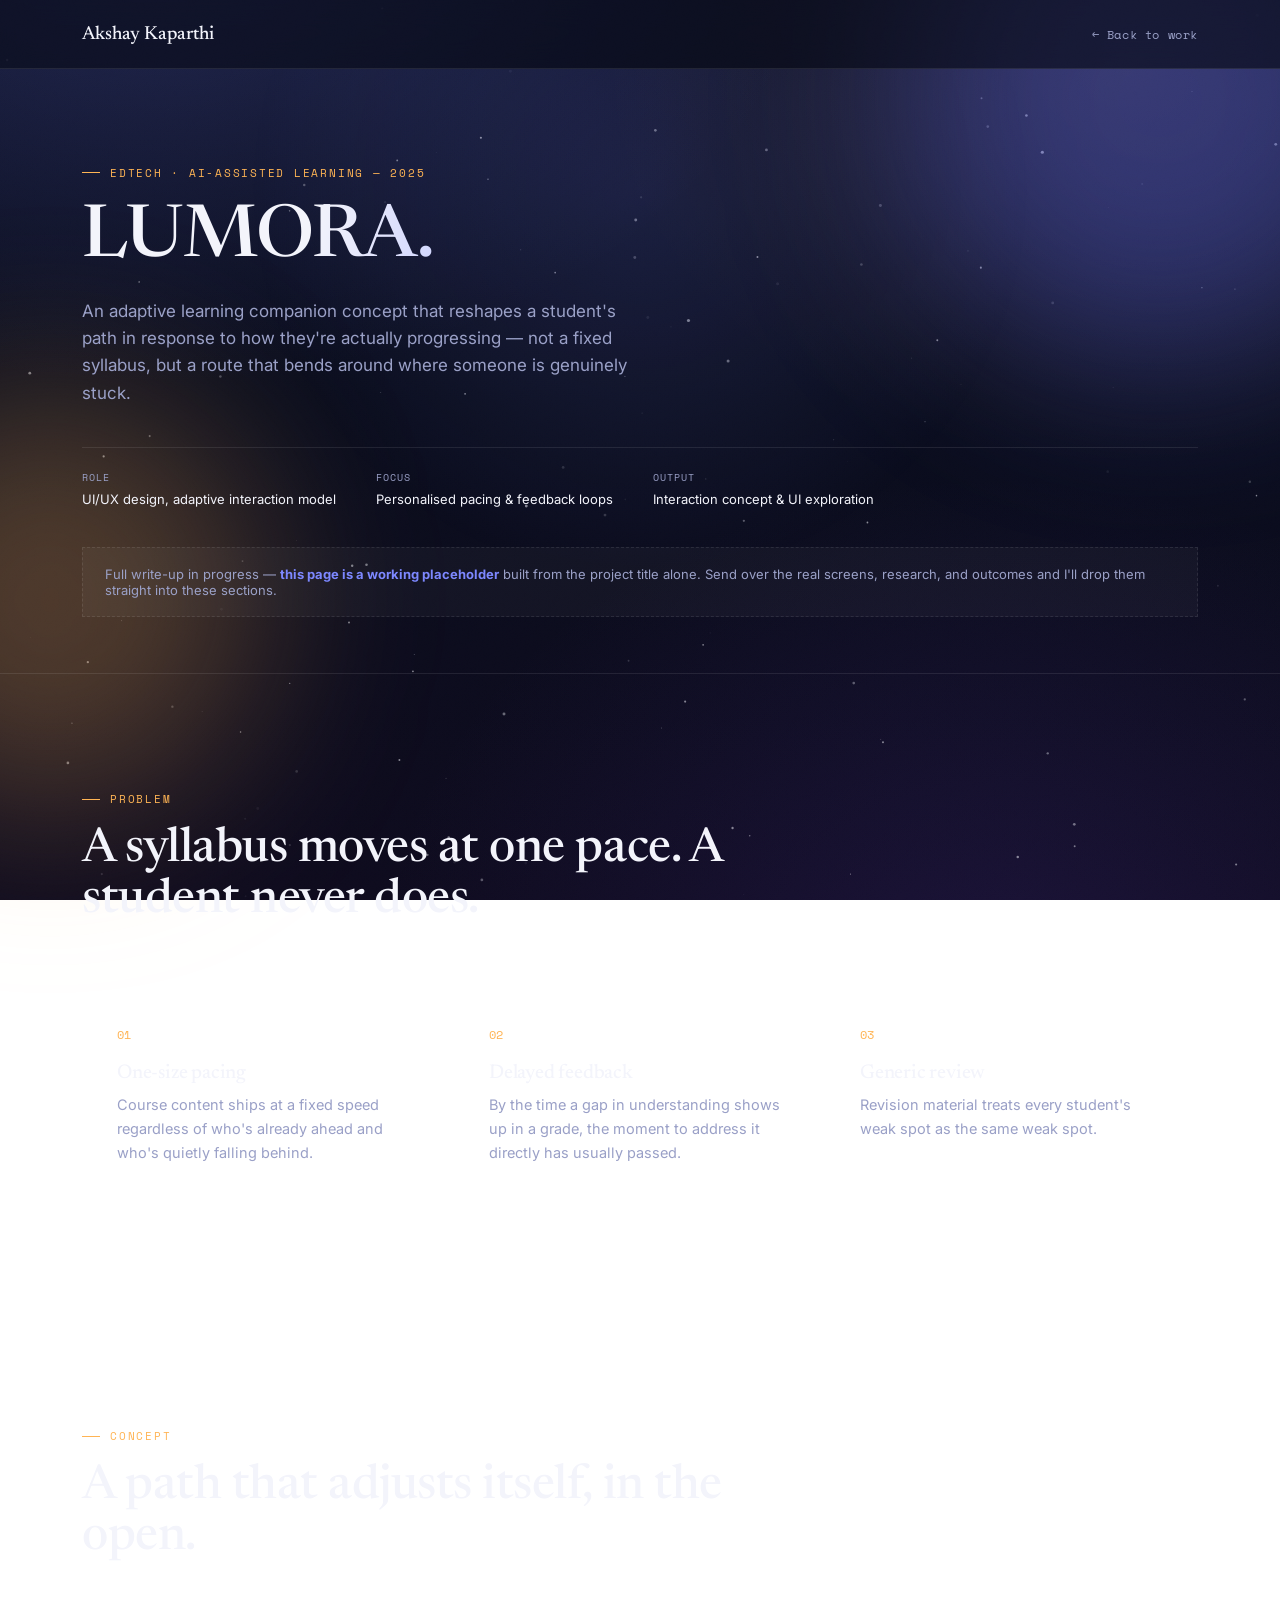
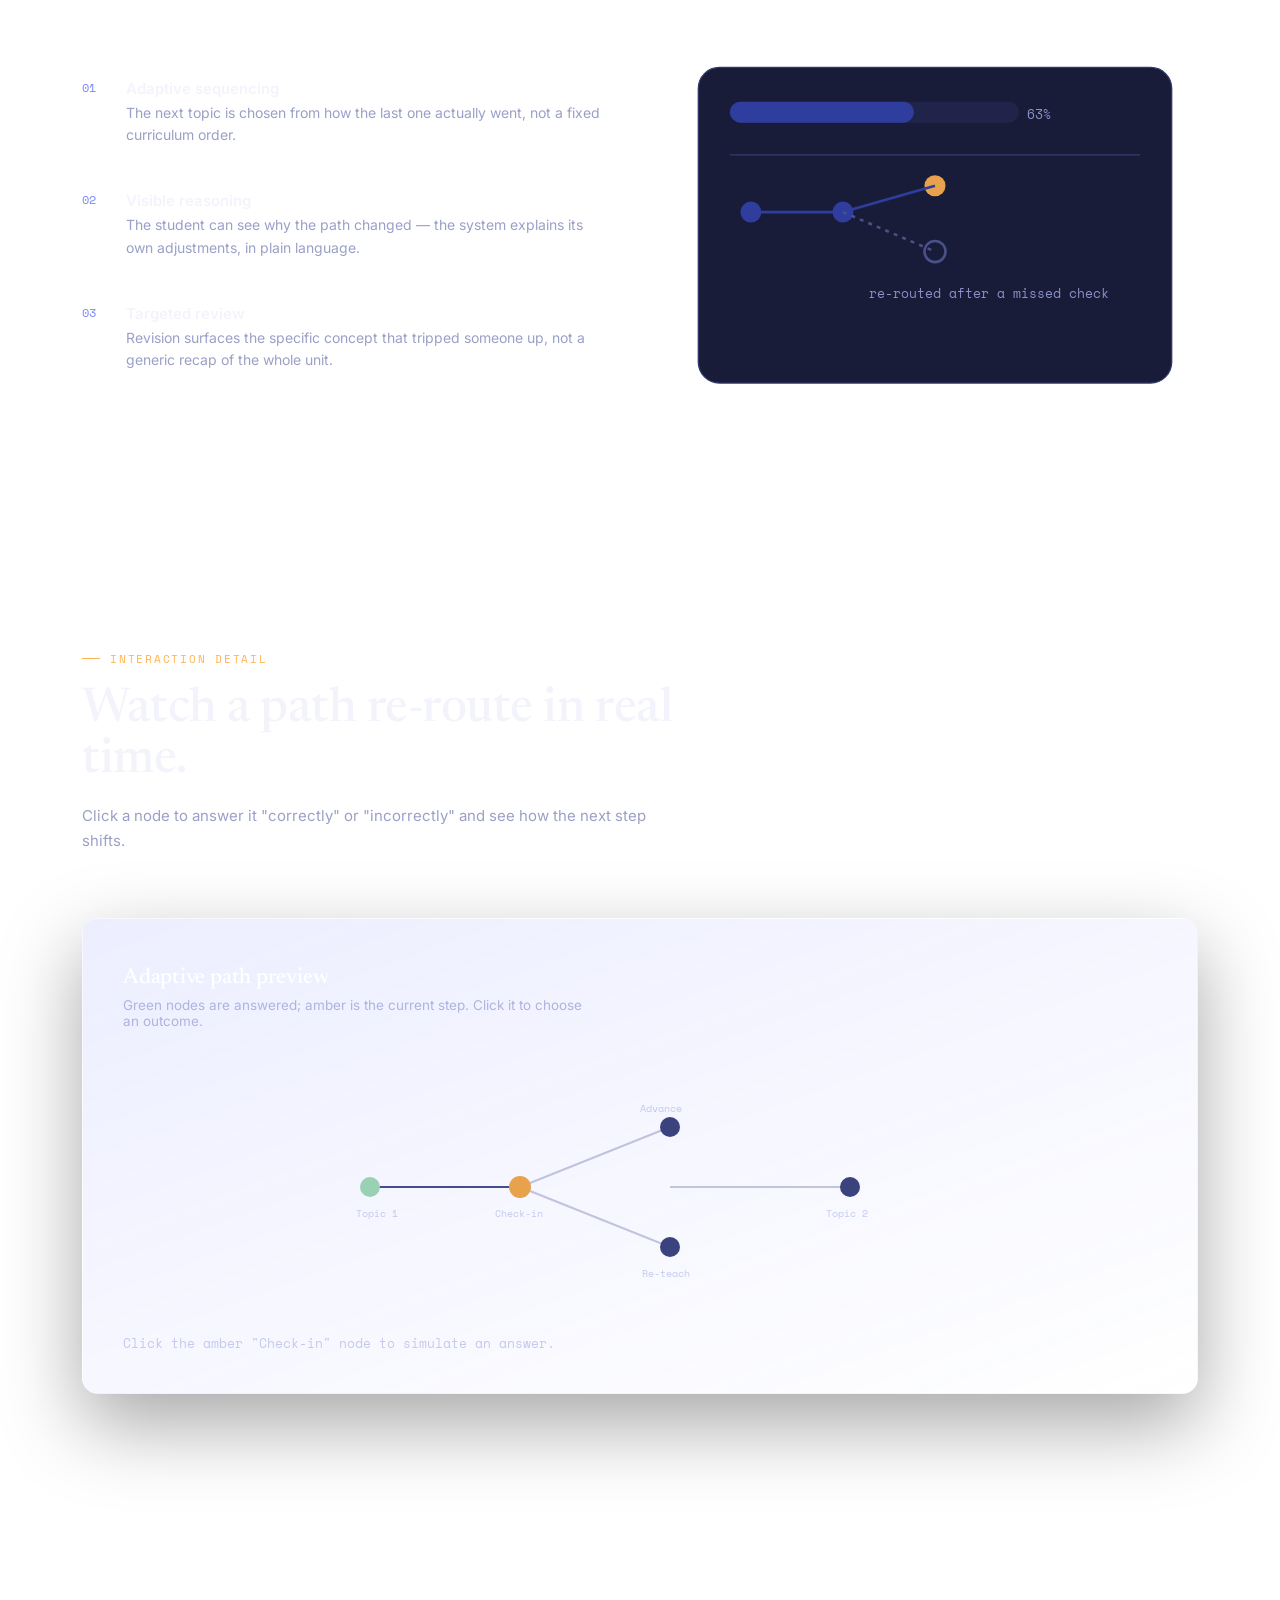
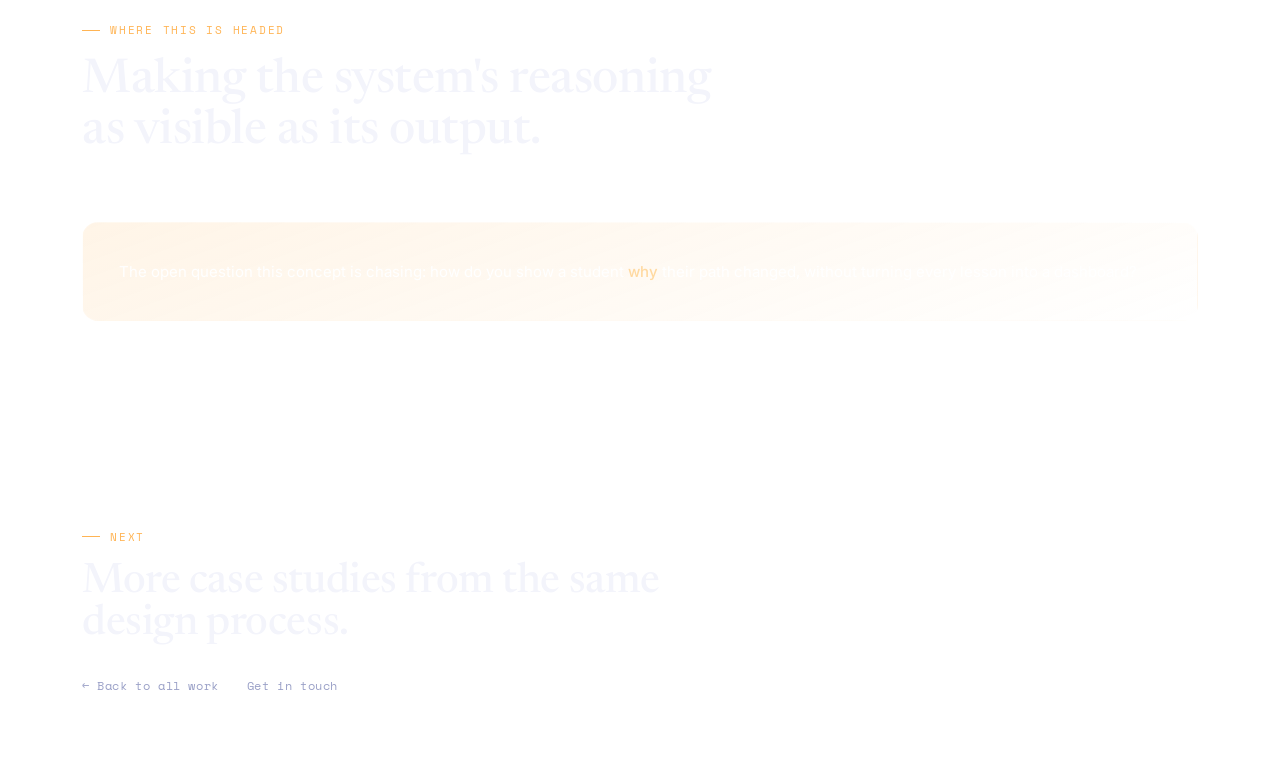
<file: lumora.html>
<!DOCTYPE html>
<html lang="en">
<head>
<meta charset="UTF-8">
<meta name="viewport" content="width=device-width, initial-scale=1.0">
<title>LUMORA — AI-Powered Learning | Akshay Kaparthi</title>
<meta name="description" content="LUMORA is an adaptive learning companion concept that reshapes a student's path based on how they're actually progressing.">
<link rel="canonical" href="https://akshaykaparthi.com/lumora.html">
<link rel="icon" type="image/svg+xml" href="favicon.svg">
<meta property="og:type" content="website">
<meta property="og:title" content="LUMORA — AI-Powered Learning | Akshay Kaparthi">
<meta property="og:description" content="LUMORA is an adaptive learning companion concept that reshapes a student's path based on how they're actually progressing.">
<meta property="og:url" content="https://akshaykaparthi.com/lumora.html">
<meta name="twitter:card" content="summary">
<meta name="twitter:title" content="LUMORA — AI-Powered Learning | Akshay Kaparthi">
<meta name="twitter:description" content="LUMORA is an adaptive learning companion concept that reshapes a student's path based on how they're actually progressing.">
<meta name="theme-color" content="#0A0D1D">
<link rel="preconnect" href="https://fonts.googleapis.com">
<link rel="preconnect" href="https://fonts.gstatic.com" crossorigin>
<link rel="stylesheet" href="style.css?v=2">
<style>
  .hero{padding:88px 0 56px;}
  .hero h1{font-size:clamp(40px,6vw,72px);line-height:1.02;max-width:760px;background:linear-gradient(100deg,#F3F4FB 30%,#B9C0FF 60%,#FFB454 90%);-webkit-background-clip:text;background-clip:text;color:transparent;}
  .hero-sub{margin-top:22px;max-width:560px;font-size:17px;line-height:1.6;color:var(--ink-soft);}
  .hero-meta{margin-top:40px;display:flex;gap:40px;flex-wrap:wrap;border-top:1px solid var(--line);padding-top:22px;}
  .hero-meta div{font-size:13px;}
  .hero-meta span{display:block;font-family:'Space Mono',monospace;font-size:10px;letter-spacing:0.1em;text-transform:uppercase;color:var(--ink-soft);margin-bottom:6px;}

  .note{
    margin-top:40px;border:1px dashed var(--line);padding:18px 22px;font-size:13px;color:var(--ink-soft);
    background:var(--card);
  }
  .note b{color:var(--night);}

  .split{display:grid;grid-template-columns:1fr 1fr;gap:64px;align-items:center;}
  @media(max-width:820px){.split{grid-template-columns:1fr;gap:40px;}}
  .feature-row{display:flex;gap:18px;padding:22px 0;border-top:1px solid var(--line);}
  .feature-row:last-child{border-bottom:1px solid var(--line);}
  .feature-row .mark{font-family:'Space Mono',monospace;font-size:12px;color:var(--night);min-width:26px;}
  .feature-row h4{font-family:'Inter';font-weight:600;font-size:15px;margin:0 0 4px;}
  .feature-row p{margin:0;font-size:14px;color:var(--ink-soft);line-height:1.6;}

  .path-rig{background:linear-gradient(160deg, rgba(124,135,255,0.14), rgba(255,255,255,0.02));border:1px solid var(--line-strong);box-shadow:0 30px 80px rgba(0,0,0,0.35);color:#EDEFFB;border-radius:16px;padding:48px 40px 40px;}
  @media(max-width:720px){.path-rig{padding:32px 20px 28px;}}
  .path-rig h3{color:#fff;font-family:'Newsreader',serif;font-size:22px;}
  .path-rig p.lead{color:#AEB4E0;font-size:13.5px;max-width:460px;margin:8px 0 0;}
  .path-svg{width:100%;height:260px;margin-top:28px;}
  .node{cursor:pointer;}
  .node circle{transition:all .25s ease;}
  .node text{font-family:'Space Mono',monospace;font-size:10px;fill:#C4C9EE;}
  .path-status{margin-top:12px;font-family:'Space Mono',monospace;font-size:13px;color:#C4C9EE;}
  .path-status b{color:#fff;font-weight:400;}

  .impact-close{margin-top:24px;background:linear-gradient(160deg, rgba(255,180,84,0.14), rgba(255,255,255,0.02));border:1px solid var(--line-strong);color:#fff;padding:36px 36px;font-size:15px;line-height:1.7;border-radius:16px;}
  .impact-close b{color:var(--dawn-soft);font-weight:500;}
</style>
</head>
<body>

<div class="topbar">
  <div class="wrap">
    <a class="brand" href="index.html">Akshay Kaparthi</a>
    <a class="back-link" href="index.html#work">← Back to work</a>
  </div>
</div>

<section class="hero">
  <div class="wrap">
    <div class="eyebrow">EdTech · AI-Assisted Learning — 2025</div>
    <h1 style="margin-top:22px;">LUMORA.</h1>
    <p class="hero-sub">An adaptive learning companion concept that reshapes a student's path in response to how they're actually progressing — not a fixed syllabus, but a route that bends around where someone is genuinely stuck.</p>
    <div class="hero-meta">
      <div><span>Role</span>UI/UX design, adaptive interaction model</div>
      <div><span>Focus</span>Personalised pacing &amp; feedback loops</div>
      <div><span>Output</span>Interaction concept &amp; UI exploration</div>
    </div>
    <div class="note">Full write-up in progress — <b>this page is a working placeholder</b> built from the project title alone. Send over the real screens, research, and outcomes and I'll drop them straight into these sections.</div>
  </div>
</section>

<section id="problem">
  <div class="wrap" data-reveal>
    <div class="section-head">
      <div class="eyebrow">Problem</div>
      <h2>A syllabus moves at one pace. A student never does.</h2>
    </div>
    <div class="grid-3">
      <div class="card"><span class="num">01</span><h3>One-size pacing</h3><p>Course content ships at a fixed speed regardless of who's already ahead and who's quietly falling behind.</p></div>
      <div class="card"><span class="num">02</span><h3>Delayed feedback</h3><p>By the time a gap in understanding shows up in a grade, the moment to address it directly has usually passed.</p></div>
      <div class="card"><span class="num">03</span><h3>Generic review</h3><p>Revision material treats every student's weak spot as the same weak spot.</p></div>
    </div>
  </div>
</section>

<section id="solution">
  <div class="wrap" data-reveal>
    <div class="section-head">
      <div class="eyebrow">Concept</div>
      <h2>A path that adjusts itself, in the open.</h2>
    </div>
    <div class="split">
      <div>
        <div class="feature-row"><span class="mark">01</span><div><h4>Adaptive sequencing</h4><p>The next topic is chosen from how the last one actually went, not a fixed curriculum order.</p></div></div>
        <div class="feature-row"><span class="mark">02</span><div><h4>Visible reasoning</h4><p>The student can see why the path changed — the system explains its own adjustments, in plain language.</p></div></div>
        <div class="feature-row"><span class="mark">03</span><div><h4>Targeted review</h4><p>Revision surfaces the specific concept that tripped someone up, not a generic recap of the whole unit.</p></div></div>
      </div>
      <svg viewBox="0 0 400 300" width="100%" fill="none" xmlns="http://www.w3.org/2000/svg">
        <rect x="20" y="30" width="360" height="240" rx="16" fill="#181C38" stroke="#33396A"/>
        <rect x="44" y="56" width="220" height="16" rx="8" fill="#20244A"/>
        <rect x="44" y="56" width="140" height="16" rx="8" fill="#2F3E9E"/>
        <text x="270" y="69" font-family="Space Mono, monospace" font-size="10" fill="#8B92C9">63%</text>
        <rect x="44" y="96" width="312" height="1" fill="#33396A"/>
        <circle cx="60" cy="140" r="8" fill="#2F3E9E"/>
        <circle cx="130" cy="140" r="8" fill="#2F3E9E"/>
        <circle cx="200" cy="120" r="8" fill="#E8A24B"/>
        <circle cx="200" cy="170" r="8" fill="none" stroke="#4A5088" stroke-width="2"/>
        <line x1="60" y1="140" x2="130" y2="140" stroke="#2F3E9E" stroke-width="2"/>
        <line x1="130" y1="140" x2="200" y2="120" stroke="#2F3E9E" stroke-width="2"/>
        <line x1="130" y1="140" x2="200" y2="170" stroke="#4A5088" stroke-width="2" stroke-dasharray="3 4"/>
        <text x="150" y="205" font-family="Space Mono, monospace" font-size="10" fill="#8B92C9">re-routed after a missed check</text>
      </svg>
    </div>
  </div>
</section>

<section id="signature">
  <div class="wrap" data-reveal>
    <div class="section-head">
      <div class="eyebrow">Interaction detail</div>
      <h2>Watch a path re-route in real time.</h2>
      <p style="margin-top:16px;color:var(--ink-soft);font-size:15px;line-height:1.7;max-width:600px;">Click a node to answer it "correctly" or "incorrectly" and see how the next step shifts.</p>
    </div>
    <div class="path-rig">
      <h3>Adaptive path preview</h3>
      <p class="lead">Green nodes are answered; amber is the current step. Click it to choose an outcome.</p>
      <svg class="path-svg" viewBox="0 0 700 260">
        <line x1="80" y1="130" x2="230" y2="130" stroke="#454E8C" stroke-width="2"/>
        <line id="branchUp" x1="230" y1="130" x2="380" y2="70" stroke="#454E8C" stroke-width="2" opacity="0.3"/>
        <line id="branchDown" x1="230" y1="130" x2="380" y2="190" stroke="#454E8C" stroke-width="2" opacity="0.3"/>
        <line id="finalLine" x1="380" y1="130" x2="560" y2="130" stroke="#454E8C" stroke-width="2" opacity="0.3"/>
        <g class="node"><circle cx="80" cy="130" r="10" fill="#9AD1B5"/><text x="66" y="160">Topic 1</text></g>
        <g class="node" id="currentNode"><circle cx="230" cy="130" r="11" fill="#E8A24B"/><text x="205" y="160">Check-in</text></g>
        <g class="node" id="advNode"><circle cx="380" cy="70" r="10" fill="#3B437E"/><text x="350" y="55">Advance</text></g>
        <g class="node" id="reviewNode"><circle cx="380" cy="190" r="10" fill="#3B437E"/><text x="352" y="220">Re-teach</text></g>
        <g class="node" id="finalNode"><circle cx="560" cy="130" r="10" fill="#3B437E"/><text x="536" y="160">Topic 2</text></g>
      </svg>
      <div class="path-status" id="pathStatus">Click the amber "Check-in" node to simulate an answer.</div>
    </div>
  </div>
</section>

<section id="impact">
  <div class="wrap" data-reveal>
    <div class="section-head">
      <div class="eyebrow">Where this is headed</div>
      <h2>Making the system's reasoning as visible as its output.</h2>
    </div>
    <div class="impact-close">The open question this concept is chasing: how do you show a student <b>why</b> their path changed, without turning every lesson into a dashboard?</div>
  </div>
</section>

<footer>
  <div class="wrap footer-cta" data-reveal>
    <div class="eyebrow">Next</div>
    <h2 style="margin-top:16px;">More case studies from the same design process.</h2>
    <div class="footer-links">
      <a class="text-link" href="index.html#work">← Back to all work</a>
      <a class="text-link" href="mailto:kaparthiakshay11@gmail.com">Get in touch</a>
    </div>
  </div>
</footer>

<script src="script.js?v=2"></script>
<script>
  const currentNode = document.getElementById('currentNode');
  const advNode = document.getElementById('advNode');
  const reviewNode = document.getElementById('reviewNode');
  const branchUp = document.getElementById('branchUp');
  const branchDown = document.getElementById('branchDown');
  const finalLine = document.getElementById('finalLine');
  const finalNode = document.getElementById('finalNode');
  const status = document.getElementById('pathStatus');
  let resolved = false;

  currentNode.addEventListener('click', () => {
    if(resolved) return;
    resolved = true;
    const correct = Math.random() > 0.5;
    currentNode.querySelector('circle').setAttribute('fill', '#9AD1B5');
    if(correct){
      branchUp.setAttribute('opacity', '1'); branchUp.setAttribute('stroke', '#5D6BFF');
      advNode.querySelector('circle').setAttribute('fill', '#5D6BFF');
      finalLine.setAttribute('opacity','1'); finalLine.setAttribute('x1','380'); finalLine.setAttribute('y1','70');
      finalNode.setAttribute('transform','translate(0,-60)');
      status.innerHTML = 'Answered <b>correctly</b> — path advances to Topic 2 directly.';
    } else {
      branchDown.setAttribute('opacity', '1'); branchDown.setAttribute('stroke', '#E8A24B');
      reviewNode.querySelector('circle').setAttribute('fill', '#E8A24B');
      status.innerHTML = 'Answered <b>incorrectly</b> — path detours through a short re-teach before Topic 2.';
    }
  });
</script>
</body>
</html>
</file>
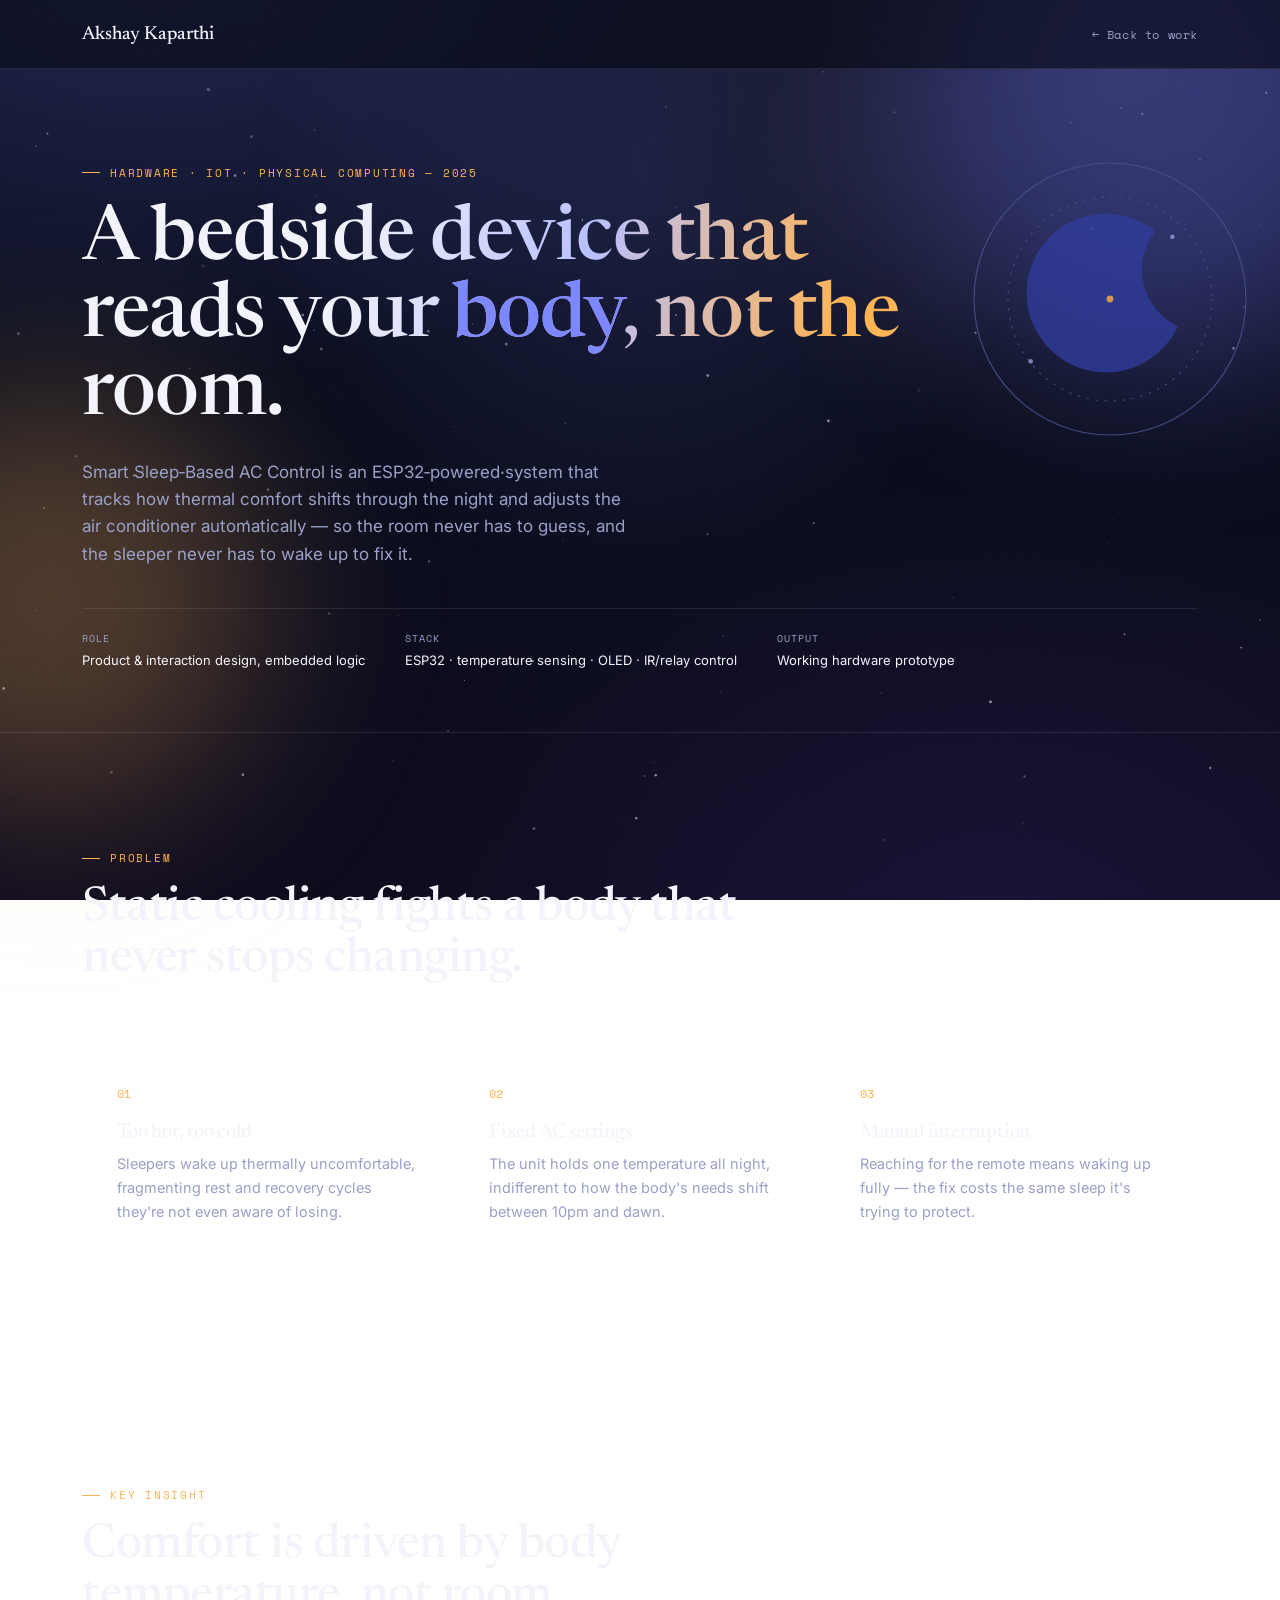
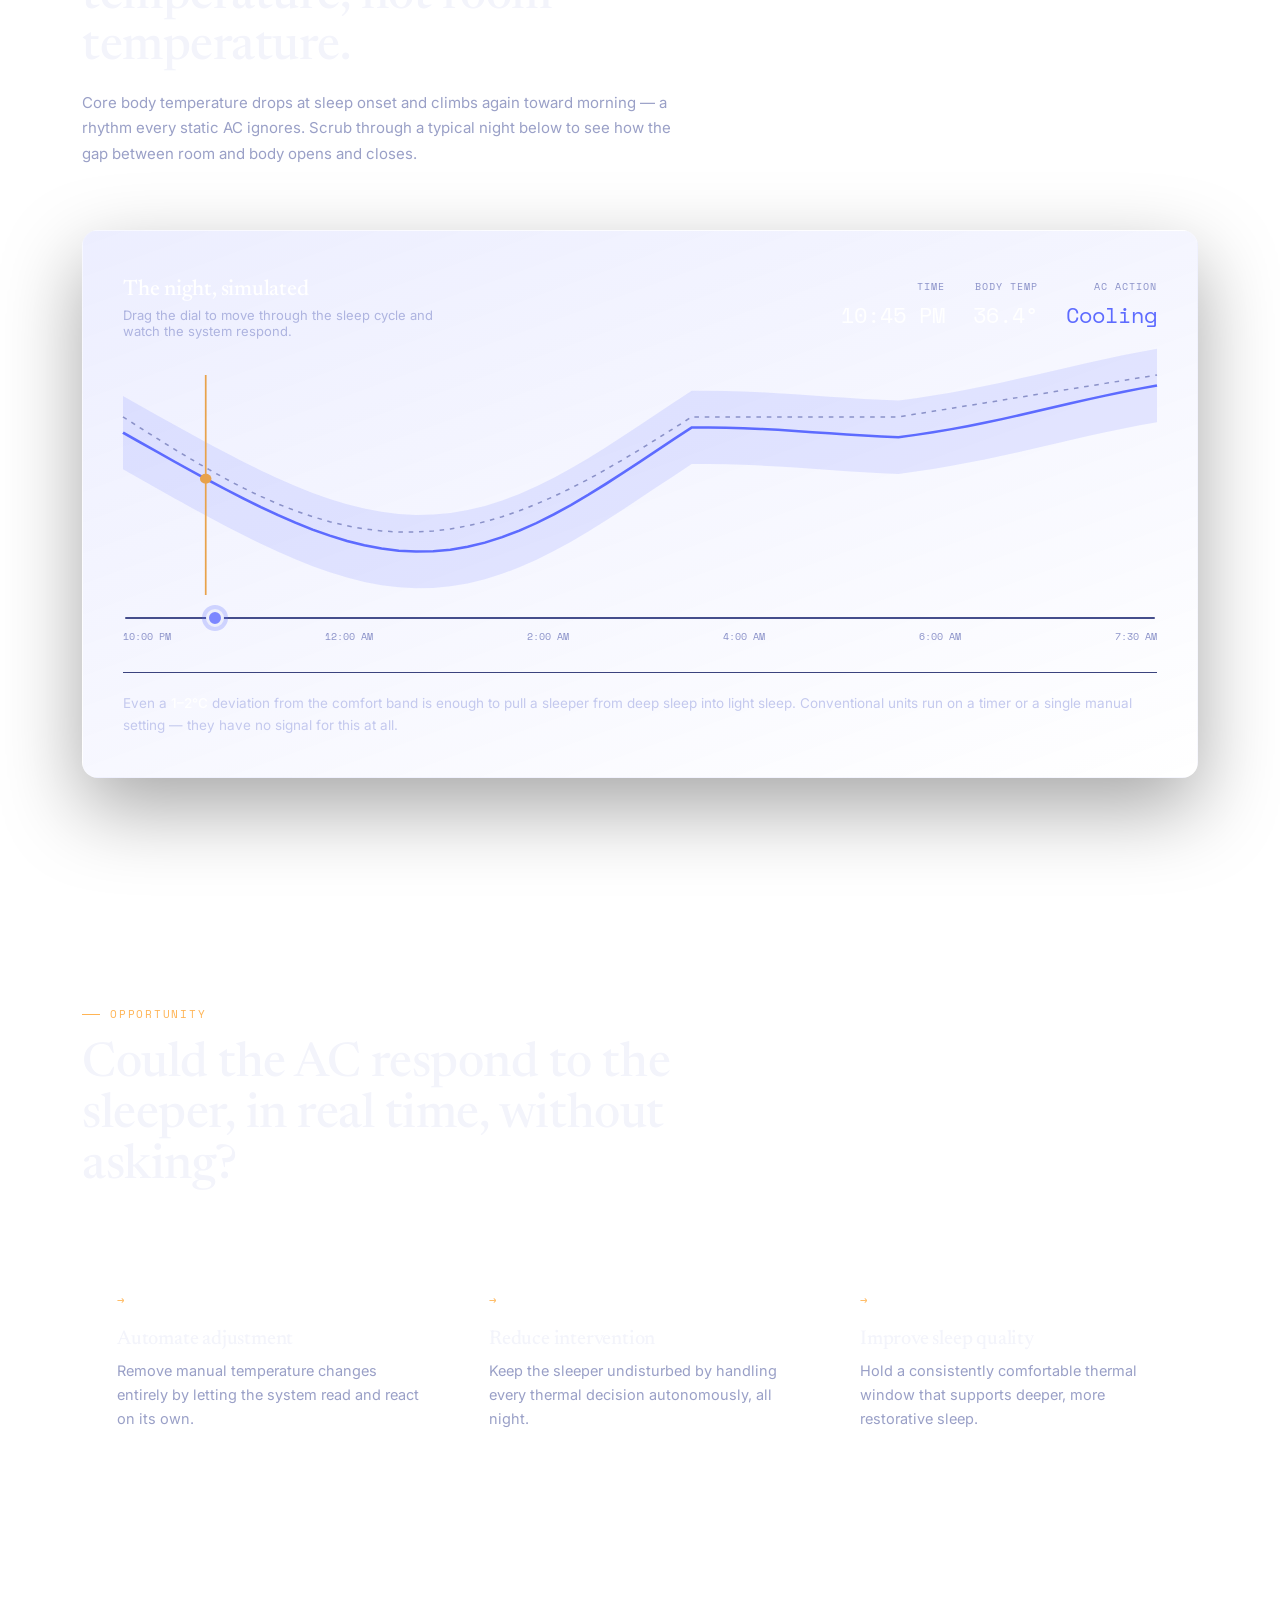
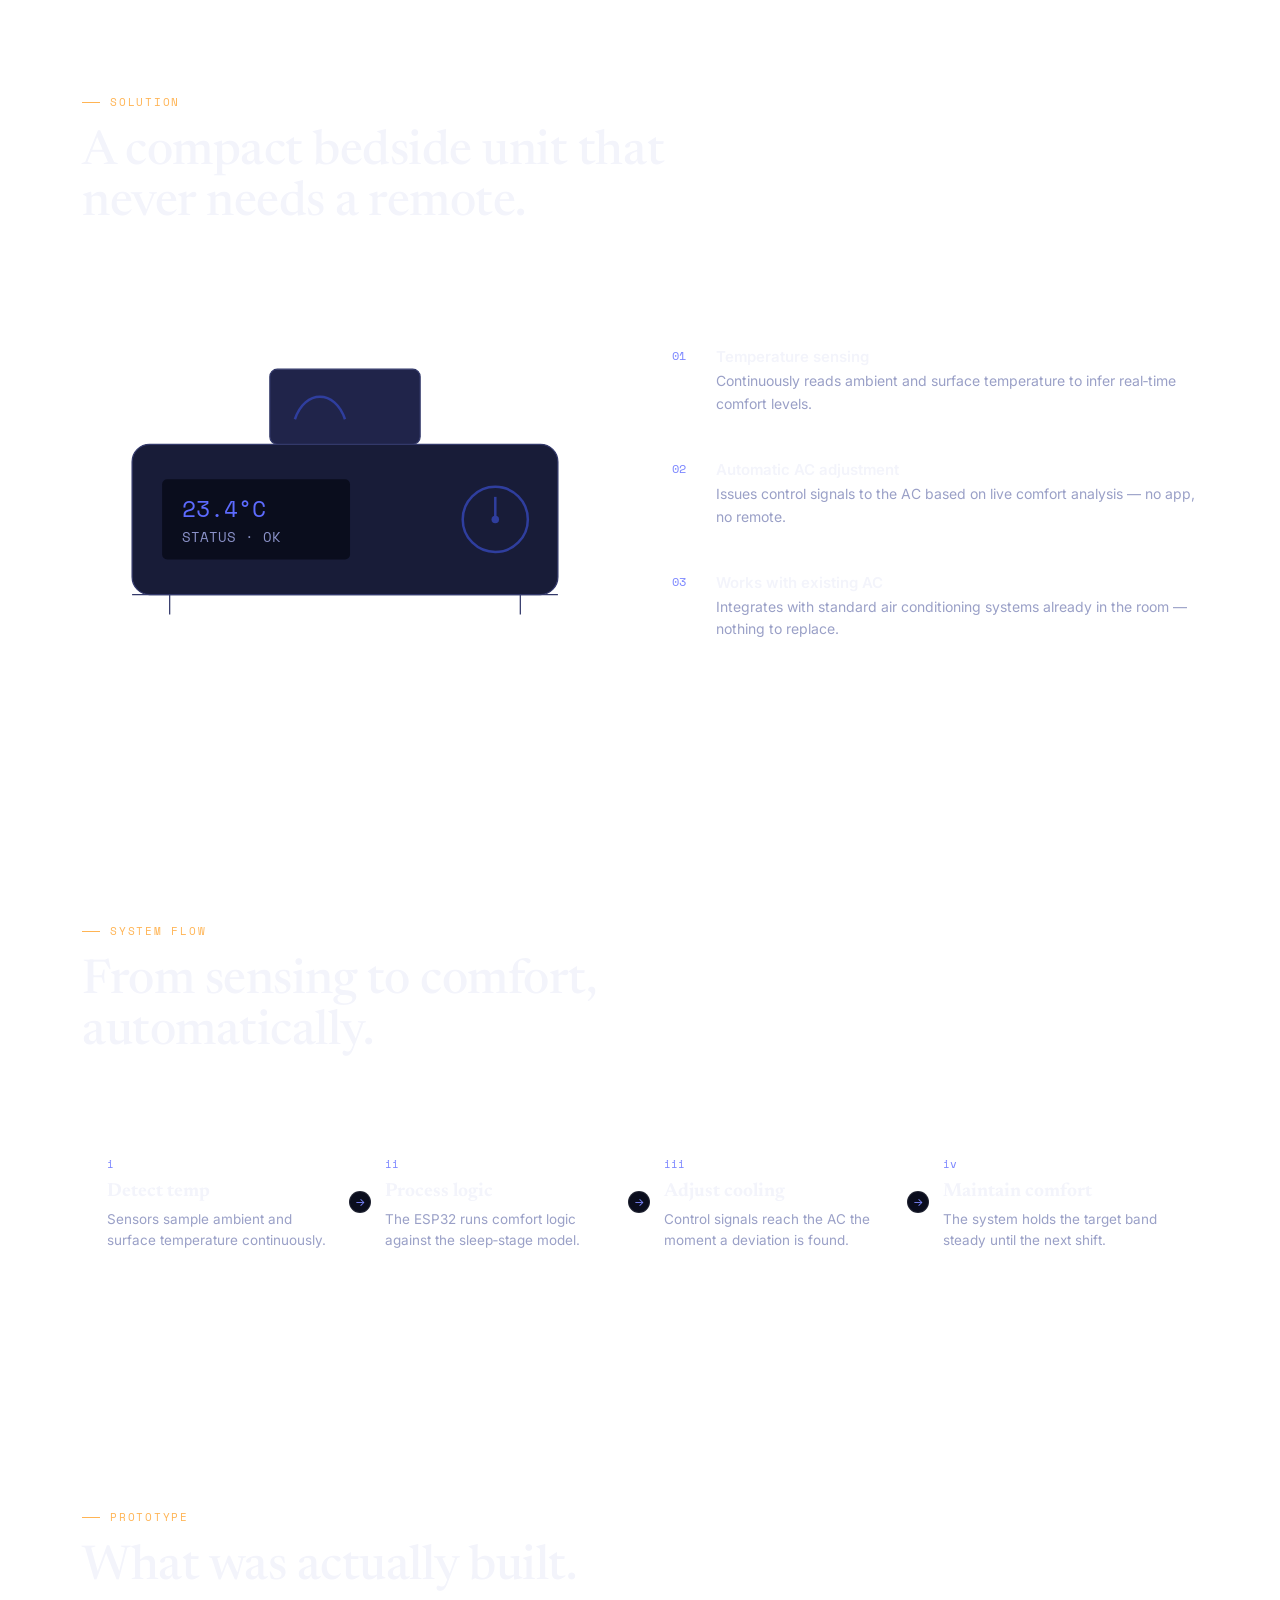
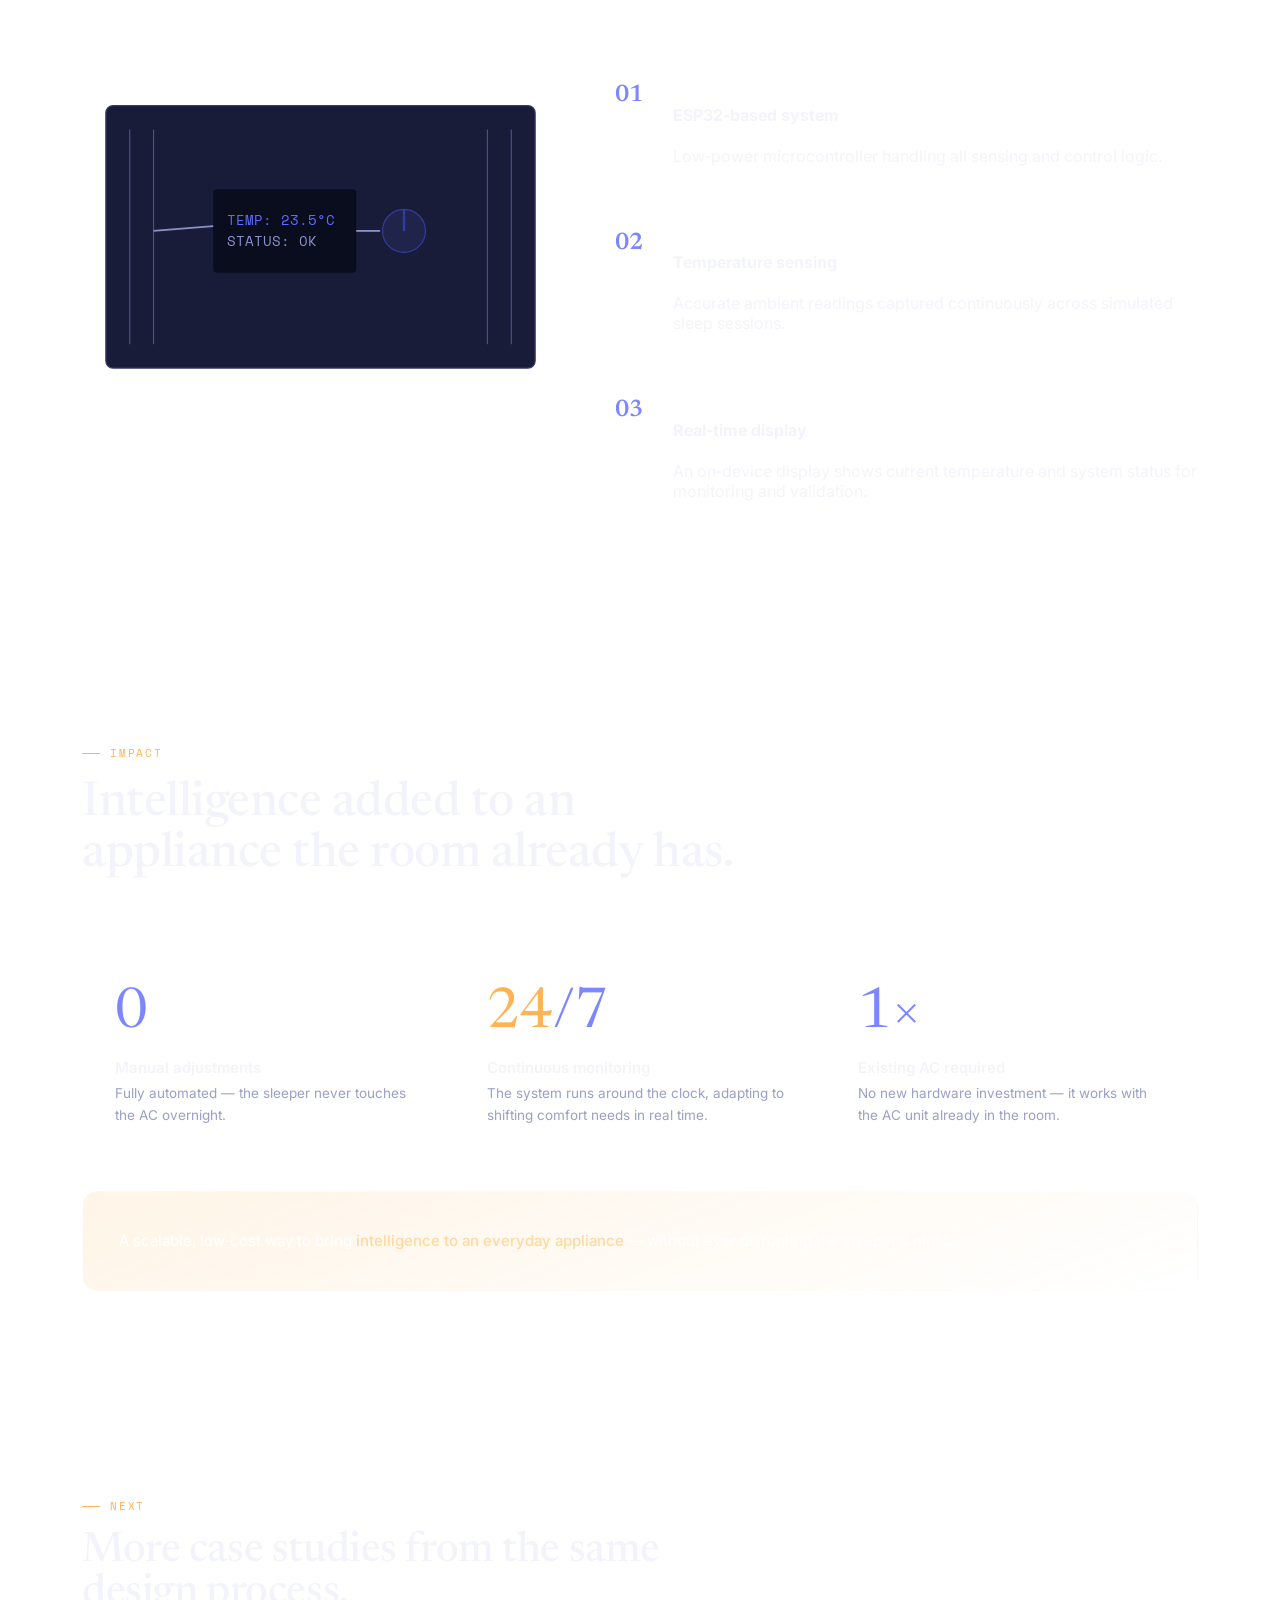
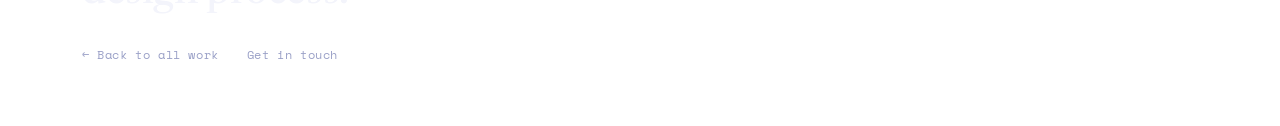
<file: smart-ac.html>
<!DOCTYPE html>
<html lang="en">
<head>
<meta charset="UTF-8">
<meta name="viewport" content="width=device-width, initial-scale=1.0">
<title>Smart Sleep-Based AC Control | Akshay Kaparthi</title>
<meta name="description" content="An ESP32-powered bedside device that reads body comfort, not room temperature, and adjusts an air conditioner automatically through the night.">
<link rel="canonical" href="https://akshaykaparthi.com/smart-ac.html">
<link rel="icon" type="image/svg+xml" href="favicon.svg">
<meta property="og:type" content="website">
<meta property="og:title" content="Smart Sleep-Based AC Control | Akshay Kaparthi">
<meta property="og:description" content="An ESP32-powered bedside device that reads body comfort, not room temperature, and adjusts an air conditioner automatically through the night.">
<meta property="og:url" content="https://akshaykaparthi.com/smart-ac.html">
<meta name="twitter:card" content="summary">
<meta name="twitter:title" content="Smart Sleep-Based AC Control | Akshay Kaparthi">
<meta name="twitter:description" content="An ESP32-powered bedside device that reads body comfort, not room temperature, and adjusts an air conditioner automatically through the night.">
<meta name="theme-color" content="#0A0D1D">
<link rel="preconnect" href="https://fonts.googleapis.com">
<link rel="preconnect" href="https://fonts.gstatic.com" crossorigin>
<link rel="stylesheet" href="style.css?v=2">
<style>
  .hero{padding:88px 0 64px;position:relative;}
  .hero-tag{margin-bottom:22px;}
  .hero h1{font-size:clamp(40px,6vw,76px);line-height:1.02;max-width:820px;background:linear-gradient(100deg,#F3F4FB 30%,#B9C0FF 60%,#FFB454 90%);-webkit-background-clip:text;background-clip:text;color:transparent;}
  .hero h1 em{font-style:normal;color:var(--night);}
  .hero-sub{margin-top:24px;max-width:560px;font-size:17px;line-height:1.6;color:var(--ink-soft);}
  .hero-meta{margin-top:40px;display:flex;gap:40px;flex-wrap:wrap;border-top:1px solid var(--line);padding-top:22px;}
  .hero-meta div{font-size:13px;}
  .hero-meta span{display:block;font-family:'Space Mono',monospace;font-size:10px;letter-spacing:0.1em;text-transform:uppercase;color:var(--ink-soft);margin-bottom:6px;}
  .moon-rig{position:absolute;right:0;top:60px;width:340px;height:340px;opacity:0.9;pointer-events:none;}
  @media(max-width:900px){.moon-rig{display:none;}}

  .rig{background:linear-gradient(160deg, rgba(124,135,255,0.14), rgba(255,255,255,0.02));border:1px solid var(--line-strong);box-shadow:0 30px 80px rgba(0,0,0,0.35);color:#EDEFFB;border-radius:16px;padding:48px 40px 40px;margin-top:8px;}
  @media(max-width:720px){.rig{padding:32px 20px 28px;}}
  .rig-head{display:flex;justify-content:space-between;align-items:flex-start;gap:24px;flex-wrap:wrap;margin-bottom:8px;}
  .rig-head h3{font-family:'Newsreader',serif;font-size:22px;color:#fff;}
  .rig-head p{font-size:13px;color:#AEB4E0;max-width:320px;margin:6px 0 0;}
  .readout{display:grid;grid-template-columns:repeat(3,auto);gap:28px;font-family:'Space Mono',monospace;text-align:right;}
  .readout div span{display:block;font-size:10px;letter-spacing:0.1em;color:#8B92C9;text-transform:uppercase;margin-bottom:4px;}
  .readout div b{font-size:22px;font-weight:400;color:#fff;}
  @media(max-width:520px){
    .readout{grid-template-columns:repeat(3,1fr);gap:12px;text-align:left;width:100%;}
    .readout div b{font-size:17px;}
    .impact-cell{padding:30px 24px;}
    .impact-cell .stat{font-size:46px;}
  }
  #acState{transition:color .3s ease;}
  .chart-area{position:relative;margin-top:36px;}
  svg#curve{width:100%;height:220px;display:block;overflow:visible;}
  .scrubber-row{display:flex;align-items:center;gap:16px;margin-top:20px;}
  input[type=range]{-webkit-appearance:none;appearance:none;width:100%;height:2px;background:#454E8C;border-radius:2px;outline:none;}
  input[type=range]::-webkit-slider-thumb{-webkit-appearance:none;appearance:none;width:18px;height:18px;border-radius:50%;background:var(--periwinkle);border:3px solid #EDEFFB;cursor:grab;box-shadow:0 0 0 4px rgba(93,107,255,0.25);}
  input[type=range]::-moz-range-thumb{width:18px;height:18px;border-radius:50%;background:var(--periwinkle);border:3px solid #EDEFFB;cursor:grab;}
  .time-labels{display:flex;justify-content:space-between;font-family:'Space Mono',monospace;font-size:10px;color:#8B92C9;margin-top:8px;}
  .insight-note{margin-top:28px;font-size:13.5px;line-height:1.6;color:#C4C9EE;border-top:1px solid #3B437E;padding-top:20px;}
  .insight-note b{color:#fff;font-weight:500;}

  .split{display:grid;grid-template-columns:1fr 1fr;gap:64px;align-items:center;}
  @media(max-width:820px){.split{grid-template-columns:1fr;gap:40px;}}
  .feature-row{display:flex;gap:18px;padding:22px 0;border-top:1px solid var(--line);}
  .feature-row:last-child{border-bottom:1px solid var(--line);}
  .feature-row .mark{font-family:'Space Mono',monospace;font-size:12px;color:var(--night);min-width:26px;}
  .feature-row h4{font-family:'Inter';font-weight:600;font-size:15px;margin:0 0 4px;}
  .feature-row p{margin:0;font-size:14px;color:var(--ink-soft);line-height:1.6;}

  .flow{display:grid;grid-template-columns:repeat(4,1fr);gap:0;position:relative;}
  @media(max-width:820px){.flow{grid-template-columns:1fr;}}
  .flow-step{padding:28px 24px;border:1px solid var(--line);border-left:none;background:var(--card);position:relative;}
  .flow-step:first-child{border-left:1px solid var(--line);}
  @media(max-width:820px){.flow-step{border-left:1px solid var(--line);border-top:none;}.flow-step:first-child{border-top:1px solid var(--line);}}
  .flow-step .n{font-family:'Space Mono',monospace;font-size:11px;color:var(--night);}
  .flow-step h4{font-family:'Newsreader',serif;font-size:19px;margin:10px 0 8px;}
  .flow-step p{font-size:13.5px;color:var(--ink-soft);line-height:1.6;margin:0;}
  .flow-arrow{position:absolute;right:-11px;top:50%;transform:translateY(-50%);width:22px;height:22px;background:var(--bg);border:1px solid var(--line);border-radius:50%;display:flex;align-items:center;justify-content:center;font-size:11px;color:var(--night);z-index:2;}
  @media(max-width:820px){.flow-arrow{display:none;}}

  .proto-wrap{display:grid;grid-template-columns:0.9fr 1.1fr;gap:56px;align-items:start;}
  @media(max-width:820px){.proto-wrap{grid-template-columns:1fr;}}
  .proto-list .item{display:flex;gap:20px;padding:24px 0;border-top:1px solid var(--line);}
  .proto-list .item:last-child{padding-bottom:0;}
  .proto-list .idx{font-family:'Newsreader',serif;font-style:normal;font-weight:600;font-size:24px;color:var(--night);min-width:38px;}

  .impact-grid{display:grid;grid-template-columns:repeat(3,1fr);gap:1px;background:var(--line);border:1px solid var(--line);}
  @media(max-width:720px){.impact-grid{grid-template-columns:1fr;}}
  .impact-cell{background:var(--card);padding:40px 32px;text-align:left;}
  .impact-cell .stat{font-family:'Newsreader',serif;font-size:56px;color:var(--night);line-height:1;}
  .impact-cell .stat .amber{color:var(--dawn);}
  .impact-cell h4{font-family:'Inter';font-weight:600;font-size:15px;margin:16px 0 6px;}
  .impact-cell p{font-size:13.5px;color:var(--ink-soft);margin:0;line-height:1.6;}
  .impact-close{margin-top:24px;background:linear-gradient(160deg, rgba(255,180,84,0.14), rgba(255,255,255,0.02));border:1px solid var(--line-strong);color:#fff;padding:36px 36px;font-size:15px;line-height:1.7;border-radius:16px;}
  .impact-close b{color:var(--dawn-soft);font-weight:500;}
</style>
</head>
<body>

<div class="topbar">
  <div class="wrap">
    <a class="brand" href="index.html">Akshay Kaparthi</a>
    <a class="back-link" href="index.html#work">← Back to work</a>
  </div>
</div>

<section class="hero">
  <div class="wrap">
    <div class="hero-tag eyebrow">Hardware · IoT · Physical Computing — 2025</div>
    <h1>A bedside device that<br>reads your <em>body</em>, not the room.</h1>
    <p class="hero-sub">Smart Sleep‑Based AC Control is an ESP32‑powered system that tracks how thermal comfort shifts through the night and adjusts the air conditioner automatically — so the room never has to guess, and the sleeper never has to wake up to fix it.</p>
    <div class="hero-meta">
      <div><span>Role</span>Product &amp; interaction design, embedded logic</div>
      <div><span>Stack</span>ESP32 · temperature sensing · OLED · IR/relay control</div>
      <div><span>Output</span>Working hardware prototype</div>
    </div>
  </div>
  <svg class="moon-rig" viewBox="0 0 300 300" fill="none" xmlns="http://www.w3.org/2000/svg">
    <circle cx="150" cy="150" r="120" stroke="#4A5088" stroke-width="1"/>
    <circle cx="150" cy="150" r="90" stroke="#4A5088" stroke-width="1" stroke-dasharray="2 6"/>
    <path d="M190 90a70 70 0 1 0 20 84 55 55 0 0 1-20-84Z" fill="#2F3E9E" opacity="0.85"/>
    <circle cx="150" cy="150" r="3" fill="#E8A24B"/>
    <circle cx="205" cy="95" r="2" fill="#8B92C9"/>
    <circle cx="80" cy="205" r="2" fill="#8B92C9"/>
  </svg>
</section>

<section id="problem">
  <div class="wrap" data-reveal>
    <div class="section-head">
      <div class="eyebrow">Problem</div>
      <h2>Static cooling fights a body that never stops changing.</h2>
    </div>
    <div class="grid-3">
      <div class="card"><span class="num">01</span><h3>Too hot, too cold</h3><p>Sleepers wake up thermally uncomfortable, fragmenting rest and recovery cycles they're not even aware of losing.</p></div>
      <div class="card"><span class="num">02</span><h3>Fixed AC settings</h3><p>The unit holds one temperature all night, indifferent to how the body's needs shift between 10pm and dawn.</p></div>
      <div class="card"><span class="num">03</span><h3>Manual interruption</h3><p>Reaching for the remote means waking up fully — the fix costs the same sleep it's trying to protect.</p></div>
    </div>
  </div>
</section>

<section id="insight">
  <div class="wrap" data-reveal>
    <div class="section-head">
      <div class="eyebrow">Key insight</div>
      <h2>Comfort is driven by body temperature, not room temperature.</h2>
      <p style="margin-top:16px;color:var(--ink-soft);font-size:15px;line-height:1.7;max-width:600px;">Core body temperature drops at sleep onset and climbs again toward morning — a rhythm every static AC ignores. Scrub through a typical night below to see how the gap between room and body opens and closes.</p>
    </div>
    <div class="rig">
      <div class="rig-head">
        <div><h3>The night, simulated</h3><p>Drag the dial to move through the sleep cycle and watch the system respond.</p></div>
        <div class="readout">
          <div><span>Time</span><b id="timeLabel">11:30 PM</b></div>
          <div><span>Body temp</span><b id="bodyTemp">36.4°</b></div>
          <div><span>AC action</span><b id="acState">Cooling</b></div>
        </div>
      </div>
      <div class="chart-area">
        <svg id="curve" viewBox="0 0 900 220" preserveAspectRatio="none">
          <path id="comfortBand" fill="#5D6BFF" opacity="0.14"/>
          <path id="bodyCurve" fill="none" stroke="#8B92C9" stroke-width="1.5" stroke-dasharray="4 5"/>
          <path id="acCurve" fill="none" stroke="#5D6BFF" stroke-width="2.5"/>
          <line id="scrubLine" x1="0" y1="0" x2="0" y2="220" stroke="#E8A24B" stroke-width="1.5"/>
          <circle id="scrubDot" r="5" fill="#E8A24B"/>
        </svg>
      </div>
      <div class="scrubber-row"><input type="range" id="nightSlider" min="0" max="100" value="8" step="0.5"></div>
      <div class="time-labels"><span>10:00 PM</span><span>12:00 AM</span><span>2:00 AM</span><span>4:00 AM</span><span>6:00 AM</span><span>7:30 AM</span></div>
      <div class="insight-note">Even a <b>1–2°C</b> deviation from the comfort band is enough to pull a sleeper from deep sleep into light sleep. Conventional units run on a timer or a single manual setting — they have no signal for this at all.</div>
    </div>
  </div>
</section>

<section id="opportunity">
  <div class="wrap" data-reveal>
    <div class="section-head">
      <div class="eyebrow">Opportunity</div>
      <h2>Could the AC respond to the sleeper, in real time, without asking?</h2>
    </div>
    <div class="grid-3">
      <div class="card"><span class="num">→</span><h3>Automate adjustment</h3><p>Remove manual temperature changes entirely by letting the system read and react on its own.</p></div>
      <div class="card"><span class="num">→</span><h3>Reduce intervention</h3><p>Keep the sleeper undisturbed by handling every thermal decision autonomously, all night.</p></div>
      <div class="card"><span class="num">→</span><h3>Improve sleep quality</h3><p>Hold a consistently comfortable thermal window that supports deeper, more restorative sleep.</p></div>
    </div>
  </div>
</section>

<section id="solution">
  <div class="wrap" data-reveal>
    <div class="section-head">
      <div class="eyebrow">Solution</div>
      <h2>A compact bedside unit that never needs a remote.</h2>
    </div>
    <div class="split">
      <svg viewBox="0 0 420 320" fill="none" xmlns="http://www.w3.org/2000/svg">
        <rect x="40" y="120" width="340" height="120" rx="14" fill="#181C38" stroke="#33396A"/>
        <rect x="64" y="148" width="150" height="64" rx="4" fill="#0A0D1D"/>
        <text x="80" y="178" font-family="Space Mono, monospace" font-size="18" fill="#5D6BFF">23.4°C</text>
        <text x="80" y="198" font-family="Space Mono, monospace" font-size="11" fill="#8B92C9">STATUS · OK</text>
        <circle cx="330" cy="180" r="26" fill="none" stroke="#2F3E9E" stroke-width="2"/>
        <circle cx="330" cy="180" r="3" fill="#2F3E9E"/>
        <line x1="330" y1="180" x2="330" y2="162" stroke="#2F3E9E" stroke-width="2"/>
        <rect x="150" y="60" width="120" height="60" rx="6" fill="#20244A" stroke="#33396A"/>
        <path d="M170 100c8-24 32-24 40 0" stroke="#2F3E9E" stroke-width="2" fill="none"/>
        <line x1="40" y1="240" x2="380" y2="240" stroke="#33396A"/>
        <line x1="70" y1="240" x2="70" y2="256" stroke="#33396A"/>
        <line x1="350" y1="240" x2="350" y2="256" stroke="#33396A"/>
      </svg>
      <div>
        <div class="feature-row"><span class="mark">01</span><div><h4>Temperature sensing</h4><p>Continuously reads ambient and surface temperature to infer real‑time comfort levels.</p></div></div>
        <div class="feature-row"><span class="mark">02</span><div><h4>Automatic AC adjustment</h4><p>Issues control signals to the AC based on live comfort analysis — no app, no remote.</p></div></div>
        <div class="feature-row"><span class="mark">03</span><div><h4>Works with existing AC</h4><p>Integrates with standard air conditioning systems already in the room — nothing to replace.</p></div></div>
      </div>
    </div>
  </div>
</section>

<section id="flow">
  <div class="wrap" data-reveal>
    <div class="section-head">
      <div class="eyebrow">System flow</div>
      <h2>From sensing to comfort, automatically.</h2>
    </div>
    <div class="flow">
      <div class="flow-step"><span class="n">i</span><h4>Detect temp</h4><p>Sensors sample ambient and surface temperature continuously.</p><div class="flow-arrow">→</div></div>
      <div class="flow-step"><span class="n">ii</span><h4>Process logic</h4><p>The ESP32 runs comfort logic against the sleep‑stage model.</p><div class="flow-arrow">→</div></div>
      <div class="flow-step"><span class="n">iii</span><h4>Adjust cooling</h4><p>Control signals reach the AC the moment a deviation is found.</p><div class="flow-arrow">→</div></div>
      <div class="flow-step"><span class="n">iv</span><h4>Maintain comfort</h4><p>The system holds the target band steady until the next shift.</p></div>
    </div>
  </div>
</section>

<section id="prototype">
  <div class="wrap" data-reveal>
    <div class="section-head">
      <div class="eyebrow">Prototype</div>
      <h2>What was actually built.</h2>
    </div>
    <div class="proto-wrap">
      <svg viewBox="0 0 400 300" width="100%" fill="none" xmlns="http://www.w3.org/2000/svg">
        <rect x="20" y="40" width="360" height="220" rx="6" fill="#181C38" stroke="#33396A"/>
        <g stroke="#4A5088"><line x1="40" y1="60" x2="40" y2="240"/><line x1="60" y1="60" x2="60" y2="240"/><line x1="340" y1="60" x2="340" y2="240"/><line x1="360" y1="60" x2="360" y2="240"/></g>
        <rect x="110" y="110" width="120" height="70" rx="3" fill="#0A0D1D"/>
        <text x="122" y="140" font-family="Space Mono, monospace" font-size="12" fill="#5D6BFF">TEMP: 23.5°C</text>
        <text x="122" y="158" font-family="Space Mono, monospace" font-size="12" fill="#8B92C9">STATUS: OK</text>
        <circle cx="270" cy="145" r="18" fill="#20244A" stroke="#2F3E9E"/>
        <line x1="270" y1="127" x2="270" y2="145" stroke="#2F3E9E" stroke-width="2"/>
        <path d="M60 145l50-4" stroke="#8B92C9" stroke-width="1.5"/>
        <path d="M230 145h20" stroke="#8B92C9" stroke-width="1.5"/>
      </svg>
      <div class="proto-list">
        <div class="item"><span class="idx">01</span><div><h4>ESP32‑based system</h4><p>Low‑power microcontroller handling all sensing and control logic.</p></div></div>
        <div class="item"><span class="idx">02</span><div><h4>Temperature sensing</h4><p>Accurate ambient readings captured continuously across simulated sleep sessions.</p></div></div>
        <div class="item"><span class="idx">03</span><div><h4>Real‑time display</h4><p>An on‑device display shows current temperature and system status for monitoring and validation.</p></div></div>
      </div>
    </div>
  </div>
</section>

<section id="impact">
  <div class="wrap" data-reveal>
    <div class="section-head">
      <div class="eyebrow">Impact</div>
      <h2>Intelligence added to an appliance the room already has.</h2>
    </div>
    <div class="impact-grid">
      <div class="impact-cell"><div class="stat">0</div><h4>Manual adjustments</h4><p>Fully automated — the sleeper never touches the AC overnight.</p></div>
      <div class="impact-cell"><div class="stat"><span class="amber">24</span>/7</div><h4>Continuous monitoring</h4><p>The system runs around the clock, adapting to shifting comfort needs in real time.</p></div>
      <div class="impact-cell"><div class="stat">1×</div><h4>Existing AC required</h4><p>No new hardware investment — it works with the AC unit already in the room.</p></div>
    </div>
    <div class="impact-close">A scalable, low‑cost way to bring <b>intelligence to an everyday appliance</b> — without ever disrupting the sleeper's night.</div>
  </div>
</section>

<footer>
  <div class="wrap footer-cta" data-reveal>
    <div class="eyebrow">Next</div>
    <h2 style="margin-top:16px;">More case studies from the same design process.</h2>
    <div class="footer-links">
      <a class="text-link" href="index.html#work">← Back to all work</a>
      <a class="text-link" href="mailto:kaparthiakshay11@gmail.com">Get in touch</a>
    </div>
  </div>
</footer>

<script src="script.js?v=2"></script>
<script>
  const W = 900, H = 220, N = 60;
  function bodyTempAt(t){
    const base = 36.9;
    const dip = 1.1 * Math.sin(Math.PI * Math.min(t/0.55,1));
    const morningRise = t>0.75 ? (t-0.75)*1.6 : 0;
    return base - dip + morningRise;
  }
  function acTempAt(t){ return bodyTempAt(t) - 0.15 + 0.05*Math.sin(t*14); }
  function buildPath(fn){
    let d = '';
    for(let i=0;i<=N;i++){
      const t = i/N, x = t*W, val = fn(t);
      const y = H - ((val - 35.2) / (37.3-35.2)) * H;
      d += (i===0? `M${x},${y}` : ` L${x},${y}`);
    }
    return d;
  }
  function buildBand(){
    let top='', bot='';
    for(let i=0;i<=N;i++){
      const t=i/N, x=t*W;
      const centerHigh = acTempAt(t) + 0.35, centerLow = acTempAt(t) - 0.35;
      const yTop = H - ((centerHigh-35.2)/(37.3-35.2))*H;
      const yBot = H - ((centerLow-35.2)/(37.3-35.2))*H;
      top += (i===0? `M${x},${yTop}` : ` L${x},${yTop}`);
      bot = ` L${x},${yBot}` + bot;
    }
    return top + bot + ' Z';
  }
  document.getElementById('bodyCurve').setAttribute('d', buildPath(bodyTempAt));
  document.getElementById('acCurve').setAttribute('d', buildPath(acTempAt));
  document.getElementById('comfortBand').setAttribute('d', buildBand());

  const slider = document.getElementById('nightSlider');
  const scrubLine = document.getElementById('scrubLine');
  const scrubDot = document.getElementById('scrubDot');
  const timeLabel = document.getElementById('timeLabel');
  const bodyTempLabel = document.getElementById('bodyTemp');
  const acState = document.getElementById('acState');

  function fmtTime(t){
    const startMin = 22*60, totalMin = 9.5*60;
    const mins = startMin + t*totalMin;
    let h = Math.floor(mins/60)%24;
    const m = Math.floor(mins%60);
    const ampm = h>=12 ? 'PM':'AM';
    let h12 = h%12; if(h12===0) h12=12;
    return `${h12}:${m.toString().padStart(2,'0')} ${ampm}`;
  }
  function update(){
    const t = slider.value/100, x = t*W;
    const bt = bodyTempAt(t), at = acTempAt(t);
    const y = H - ((bt-35.2)/(37.3-35.2))*H;
    scrubLine.setAttribute('x1',x); scrubLine.setAttribute('x2',x);
    scrubDot.setAttribute('cx',x); scrubDot.setAttribute('cy', H-((at-35.2)/(37.3-35.2))*H);
    timeLabel.textContent = fmtTime(t);
    bodyTempLabel.textContent = bt.toFixed(1)+'°';
    const prevT = Math.max(0,t-0.02);
    const trend = acTempAt(t) - acTempAt(prevT);
    let state, color;
    if(trend < -0.005){ state='Cooling'; color='#5D6BFF'; }
    else if(trend > 0.005){ state='Warming'; color='#E8A24B'; }
    else { state='Steady'; color='#9AD1B5'; }
    acState.textContent = state; acState.style.color = color;
  }
  slider.addEventListener('input', update);
  update();
</script>
</body>
</html>
</file>
<file: style.css>
@import url('https://fonts.googleapis.com/css2?family=Newsreader:ital,opsz,wght@0,6..72,400;0,6..72,500;0,6..72,600;1,6..72,400;1,6..72,500;1,6..72,600&family=Space+Mono:wght@400;700&family=Inter:wght@400;500;600;700&display=swap');

:root{
  --bg:#0A0D1D;
  --bg-2:#12152B;
  --bg-3:#181C38;
  --ink:#F3F4FB;
  --ink-soft:#9AA0C7;
  --ink-faint:#666D9C;
  --line:rgba(255,255,255,0.09);
  --line-strong:rgba(255,255,255,0.16);
  --night:#7C87FF;
  --night-deep:#5D6BFF;
  --periwinkle:#7C87FF;
  --dawn:#FFB454;
  --dawn-soft:#FFD9A0;
  --card:rgba(255,255,255,0.035);
  --card-strong:rgba(255,255,255,0.055);
  --glow-cool:rgba(93,107,255,0.35);
  --glow-warm:rgba(255,180,84,0.28);
}
*{box-sizing:border-box;}
html{scroll-behavior:smooth;}
body{
  margin:0;
  background:
    radial-gradient(1100px 760px at 12% -8%, rgba(124,135,255,0.20), transparent 60%),
    radial-gradient(900px 680px at 88% 8%, rgba(255,180,84,0.10), transparent 58%),
    radial-gradient(1000px 800px at 78% 108%, rgba(93,60,190,0.16), transparent 62%),
    linear-gradient(180deg, #0C1026 0%, #0A0D1D 45%, #0E0B1E 100%);
  background-attachment:fixed;
  color:var(--ink);
  font-family:'Inter',sans-serif;
  -webkit-font-smoothing:antialiased;
  overflow-x:hidden;
  position:relative;
}
/* film grain overlay */
body::before{
  content:'';position:fixed;inset:0;z-index:2000;pointer-events:none;
  opacity:0.035;mix-blend-mode:overlay;
  background-image:url("data:image/svg+xml,%3Csvg xmlns='http://www.w3.org/2000/svg' width='120' height='120'%3E%3Cfilter id='n'%3E%3CfeTurbulence type='fractalNoise' baseFrequency='0.9' numOctaves='2' stitchTiles='stitch'/%3E%3C/filter%3E%3Crect width='100%25' height='100%25' filter='url(%23n)'/%3E%3C/svg%3E");
}
::selection{background:var(--periwinkle);color:#0A0D1D;}
img{max-width:100%;display:block;}
a{color:inherit;}

.wrap{max-width:1180px;margin:0 auto;padding:0 32px;position:relative;z-index:1;}
@media(max-width:720px){.wrap{padding:0 20px;}}

h1,h2,h3{font-family:'Newsreader',serif;font-weight:500;margin:0;letter-spacing:-0.01em;}

.eyebrow{
  font-family:'Space Mono',monospace;
  font-size:11px;
  letter-spacing:0.16em;
  text-transform:uppercase;
  color:var(--dawn);
  display:inline-flex;
  align-items:center;
  gap:10px;
}
.eyebrow::before{content:'';width:18px;height:1px;background:var(--dawn);display:inline-block;}

/* ---------- ambient glow orbs ---------- */
.orb{
  position:fixed;border-radius:50%;filter:blur(90px);pointer-events:none;z-index:0;
  animation:drift 22s ease-in-out infinite;
}
@keyframes drift{
  0%,100%{transform:translate(0,0) scale(1);}
  50%{transform:translate(30px,-40px) scale(1.15);}
}
@media (prefers-reduced-motion: reduce){.orb{animation:none;}}

/* ---------- NAV ---------- */
.topbar{
  position:sticky;top:0;z-index:50;
  background:rgba(10,13,29,0.7);
  backdrop-filter:blur(14px);
  border-bottom:1px solid var(--line);
}
.topbar .wrap{display:flex;align-items:center;justify-content:space-between;height:68px;}
.brand{font-family:'Newsreader',serif;font-style:normal;font-weight:500;font-size:19px;letter-spacing:0;text-decoration:none;color:var(--ink);white-space:nowrap;}
.brand .dot{color:var(--dawn);}
.nav-links{display:flex;gap:30px;align-items:center;}
.nav-links a{
  font-family:'Space Mono',monospace;font-size:12px;letter-spacing:0.05em;
  text-decoration:none;color:var(--ink-soft);transition:color .2s ease;
  position:relative;
}
.nav-links a:not(.btn):after{
  content:'';position:absolute;left:0;bottom:-4px;width:0;height:1px;background:var(--night);
  transition:width .25s ease;
}
.nav-links a:not(.btn):hover:after{width:100%;}
.nav-links a:hover{color:var(--ink);}
.nav-links a.btn, .nav-actions a.btn{color:#0A0D1D;}
.back-link{
  font-family:'Space Mono',monospace;font-size:12px;letter-spacing:0.05em;
  text-decoration:none;color:var(--ink-soft);display:flex;align-items:center;gap:6px;
  transition:color .2s ease;
}
.back-link:hover{color:var(--night);}

/* ---------- mobile nav (phones + small tablets) ---------- */
.nav-actions{display:none;align-items:center;gap:10px;}
.nav-toggle{
  width:44px;height:44px;border-radius:50%;border:1px solid var(--line-strong);
  background:rgba(255,255,255,0.03);color:var(--ink);cursor:pointer;
  display:inline-flex;align-items:center;justify-content:center;padding:0;
}
.nav-toggle span{position:relative;display:block;width:16px;height:1.5px;background:currentColor;transition:background .2s ease;}
.nav-toggle span::before,.nav-toggle span::after{
  content:'';position:absolute;left:0;width:16px;height:1.5px;background:currentColor;transition:transform .25s ease, top .25s ease;
}
.nav-toggle span::before{top:-5px;}
.nav-toggle span::after{top:5px;}
.topbar.open .nav-toggle span{background:transparent;}
.topbar.open .nav-toggle span::before{top:0;transform:rotate(45deg);}
.topbar.open .nav-toggle span::after{top:0;transform:rotate(-45deg);}
.nav-actions .btn{padding:10px 16px;min-height:40px;}

@media(max-width:820px){
  .nav-actions{display:flex;}
  .topbar .nav-links{
    display:none;position:absolute;top:100%;left:0;right:0;
    flex-direction:column;align-items:stretch;gap:0;
    padding:8px 20px 20px;background:#0B0E20;
    border-bottom:1px solid var(--line);box-shadow:0 24px 40px rgba(0,0,0,0.45);
  }
  .topbar.open .nav-links{display:flex;}
  .topbar .nav-links a:not(.btn){font-size:14px;padding:16px 4px;border-bottom:1px solid var(--line);}
  .topbar .nav-links a:not(.btn):after{display:none;}
  .topbar .nav-links .btn{display:none;} /* résumé already shown beside the menu button */
}
@media(max-width:360px){
  .brand{font-size:17px;}
  .nav-actions .btn{padding:9px 13px;font-size:11px;}
}

/* ---------- SECTION SCAFFOLDING ---------- */
section{padding:110px 0;border-top:1px solid var(--line);position:relative;}
section.hero{border-top:none;}
@media(max-width:720px){
  section{padding:76px 0;}
  .section-head{margin-bottom:40px;}
  .card{padding:26px;}
  footer{padding:64px 0 44px;}
}
/* touch screens: no sticky hover lifts after a tap; fixed backgrounds are janky on mobile Safari */
@media(hover:none){
  body{background-attachment:scroll;}
  .btn:hover,.bento-card:hover,.bento-feature:hover{transform:none;}
  .work-item:hover{padding-left:0;}
}
.section-head{max-width:660px;margin-bottom:64px;}
.section-head h2{font-size:clamp(30px,4.2vw,48px);margin-top:18px;line-height:1.06;color:var(--ink);}

/* ---------- CARDS / GRIDS ---------- */
.grid-3{display:grid;grid-template-columns:repeat(3,1fr);gap:1px;background:var(--line);border:1px solid var(--line);border-radius:12px;overflow:hidden;}
.grid-2{display:grid;grid-template-columns:repeat(2,1fr);gap:1px;background:var(--line);border:1px solid var(--line);border-radius:12px;overflow:hidden;}
@media(max-width:820px){.grid-3,.grid-2{grid-template-columns:1fr;}}
.card{
  background:var(--card);padding:34px;position:relative;
  transition:background .3s ease;
}
.card:hover{background:var(--card-strong);}
.card .num{font-family:'Space Mono',monospace;font-size:12px;color:var(--dawn);display:block;margin-bottom:20px;}
.card h3{font-size:20px;margin-bottom:10px;color:var(--ink);}
.card p{font-size:14.5px;line-height:1.65;color:var(--ink-soft);margin:0;}

/* ---------- BUTTONS / LINKS ---------- */
.btn{
  display:inline-flex;align-items:center;gap:10px;
  font-family:'Space Mono',monospace;font-size:12px;letter-spacing:0.05em;
  text-decoration:none;color:#0A0D1D;background:var(--dawn);
  padding:15px 24px;border-radius:30px;transition:transform .25s ease, box-shadow .25s ease, background .25s ease;
  box-shadow:0 0 0 0 rgba(255,180,84,0);
}
.btn:hover{transform:translateY(-2px);box-shadow:0 8px 30px rgba(255,180,84,0.35);}
.btn.ghost{background:transparent;color:var(--ink);border:1px solid var(--line-strong);}
.btn.ghost:hover{border-color:var(--night);color:var(--night);box-shadow:0 8px 24px rgba(124,135,255,0.2);}

.text-link{
  font-family:'Space Mono',monospace;font-size:12px;letter-spacing:0.05em;
  text-decoration:none;color:var(--ink-soft);border-bottom:1px solid var(--line-strong);padding-bottom:2px;
  transition:color .2s ease, border-color .2s ease;
}
.text-link:hover{color:var(--night);border-color:var(--night);}

/* ---------- WORK GRID (home) ---------- */
.work-list{border-top:1px solid var(--line);}
.work-item{
  display:grid;grid-template-columns:60px 1fr auto;gap:28px;align-items:center;
  padding:34px 0;border-bottom:1px solid var(--line);text-decoration:none;color:var(--ink);
  transition:padding-left .25s ease, background .25s ease;
}
.work-item:hover{padding-left:14px;background:linear-gradient(90deg, rgba(124,135,255,0.07), transparent);}
.work-item .idx{font-family:'Space Mono',monospace;font-size:12px;color:var(--dawn);}
.work-item .meta h3{font-size:clamp(20px,3vw,32px);color:var(--ink);}
.work-item .meta p{margin:8px 0 0;font-size:13.5px;color:var(--ink-soft);}
.work-item .tags{display:flex;gap:8px;flex-wrap:wrap;align-items:center;justify-content:flex-end;}
.work-item .tag{
  font-family:'Space Mono',monospace;font-size:10px;letter-spacing:0.06em;text-transform:uppercase;
  color:var(--ink-soft);border:1px solid var(--line-strong);padding:6px 12px;border-radius:20px;white-space:nowrap;
}
.work-item .year{font-family:'Space Mono',monospace;font-size:12px;color:var(--ink-faint);}
@media(max-width:720px){
  .work-item{grid-template-columns:36px 1fr;}
  .work-item .tags{grid-column:2/3;justify-content:flex-start;margin-top:8px;}
}

/* ---------- reveal on scroll ---------- */
[data-reveal]{
  opacity:0;transform:translateY(26px) scale(0.985);filter:blur(6px);
  transition:opacity .9s cubic-bezier(.16,1,.3,1), transform .9s cubic-bezier(.16,1,.3,1), filter .9s cubic-bezier(.16,1,.3,1);
}
[data-reveal].in{opacity:1;transform:translateY(0) scale(1);filter:blur(0);}
@media (prefers-reduced-motion: reduce){
  [data-reveal]{opacity:1;transform:none;filter:none;transition:none;}
  html{scroll-behavior:auto;}
}

/* ---------- starfield canvas ---------- */
#starfield{position:fixed;inset:0;z-index:0;pointer-events:none;}

/* ---------- cursor spotlight ---------- */
.hero-spotlight{
  position:absolute;inset:0;pointer-events:none;z-index:0;
  background:radial-gradient(560px circle at var(--sx,50%) var(--sy,20%), rgba(124,135,255,0.14), transparent 70%);
  transition:background .3s ease;
}

/* ---------- tilt + magnetic interactivity ---------- */
.card, .bento-card, .bento-feature{will-change:transform;transform-style:preserve-3d;}
.btn{will-change:transform;}

/* ---------- FOOTER ---------- */
footer{padding:90px 0 60px;}
.footer-cta h2{font-size:clamp(28px,4vw,42px);max-width:600px;color:var(--ink);}
.footer-links{display:flex;gap:28px;margin-top:32px;flex-wrap:wrap;}
</file>
